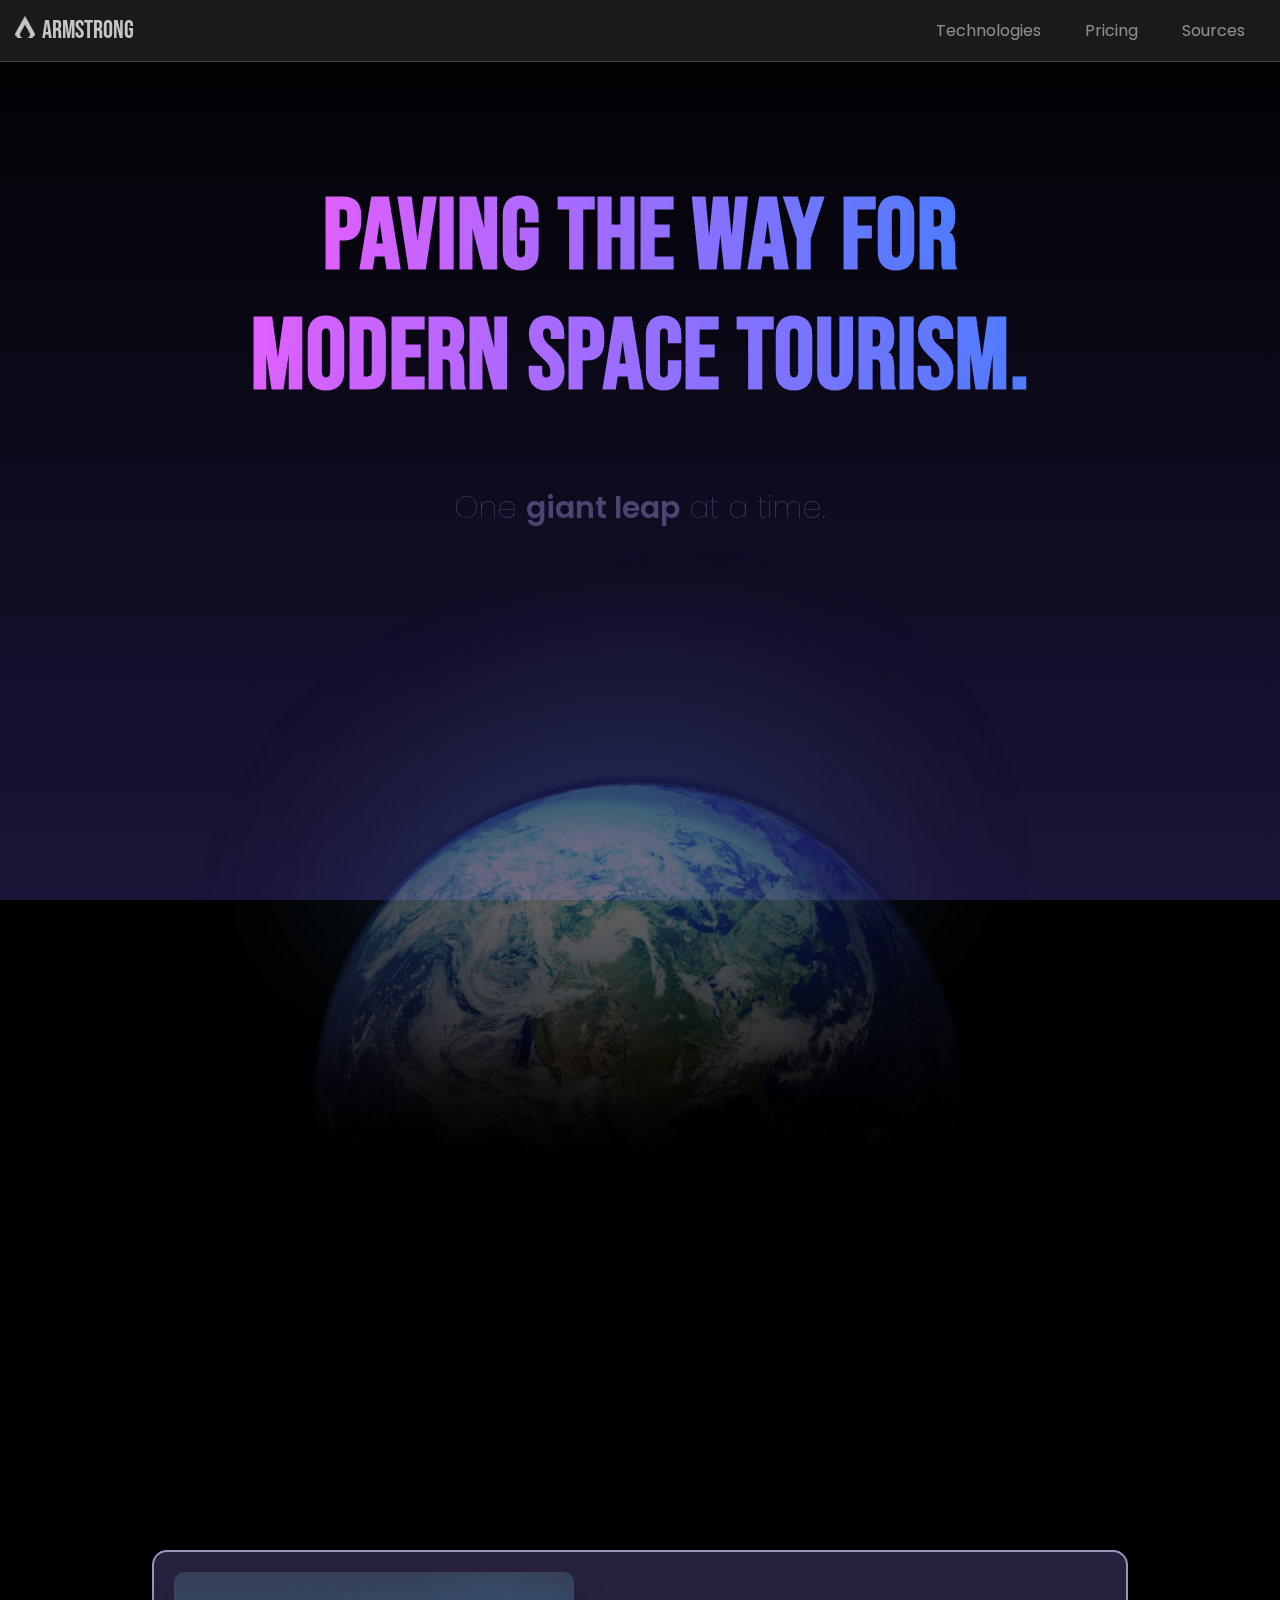
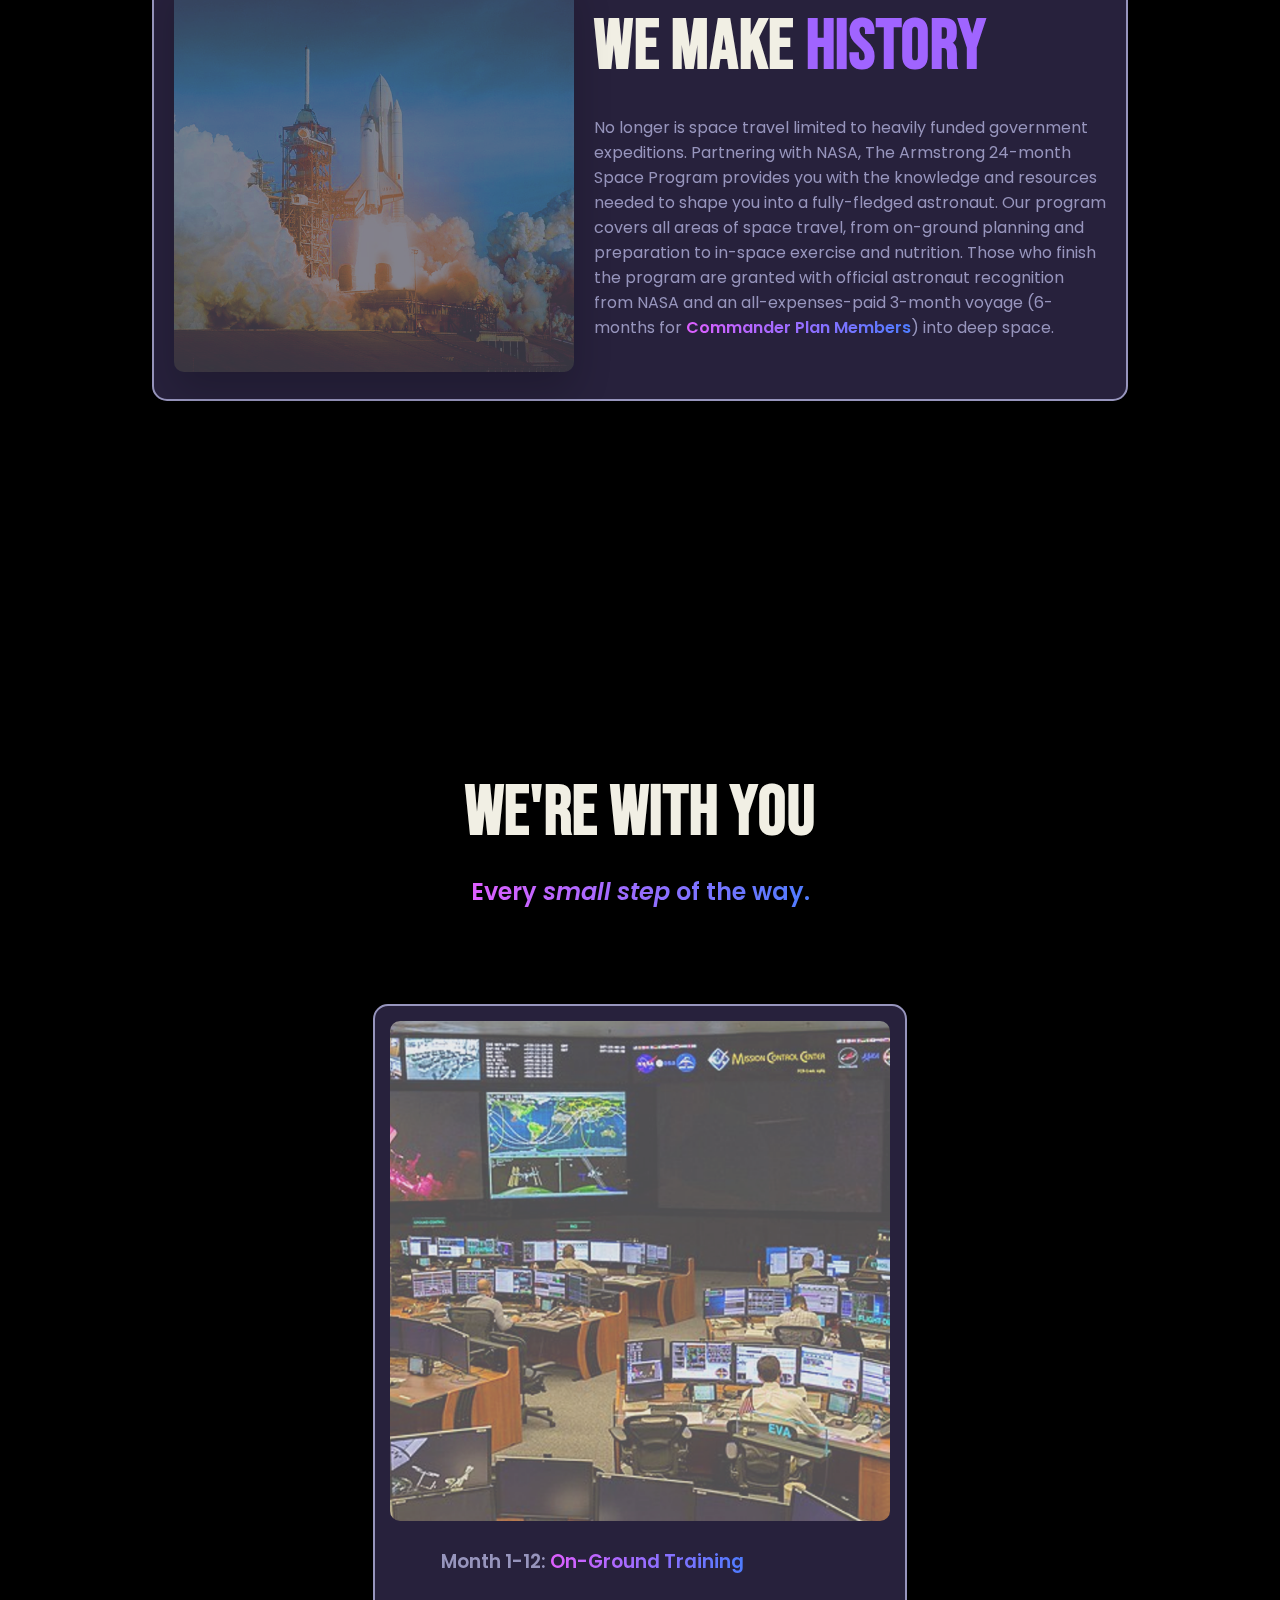
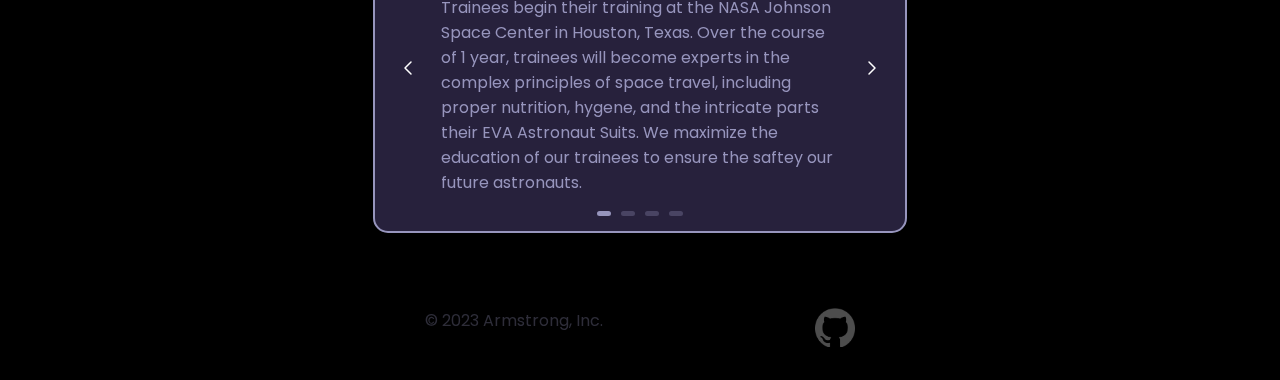
<file: index.html>
<!DOCTYPE html>
<html lang="en" style="background: linear-gradient(black,rgb(27 20 56));background-attachment: fixed; background-color: black;">
    <head>
        
        <meta charset="UTF-8">
        
        <meta name="viewport" content="width=device-width, initial-scale=1.0, minimum-scale=1"/>
        <meta http-equiv="X-UA-Compatible" content="ie=edge">
    
        <link rel="preload" as="image" href="res/aldrin.png">
        <link rel="preload" as="image" href="res/launch.png">
        <link rel="preload" as="image" href="res/rover.png">
        
        <link rel="preload" as="image" href="res/spacecenter.png">
        <link rel="preload" as="image" href="res/zerog.png">
        <link rel="preload" as="image" href="res/fitness.png">
        <link rel="preload" as="image" href="res/recovery.png">
        
        <link rel="preconnect" href="https://fonts.gstatic.com">
		<link href="https://fonts.googleapis.com/css?family=Poppins:400,600,800" rel="stylesheet">
        <link href="https://fonts.googleapis.com/css2?family=Bebas+Neue&display=swap" rel="stylesheet">

        <link id="mainStylesheet" rel="stylesheet" href="styles/main.css">
        <link rel="icon" href="res/favicon.png">
        <title>Home | Armstrong</title>
         
    </head>
    
    <body>
        
        
        <div id="stickyHeader">
            
            <div>
                <p id="headerLogo" onclick="window.open('index.html','_self')"><img src="res/logowhite.png">Armstrong</p>
            </div>
            
            <div style="display: grid;align-items: center">
                <div>
                    <p class="pageLink" onclick="window.open('technologies.html','_self')">Technologies</p>
                    <p class="pageLink" onclick="window.open('pricing.html','_self')">Pricing</p>
                    <p class="pageLink" onclick="window.open('sources.html','_self')">Sources</p>
                </div>
            </div>
        </div>
        
        
        <!-- mobile version of the header-->
        <div id="mobileNavbar">
            <img src="res/logowhite.png" onclick="window.open('index.html','_self')">
            <img id="burgerIcon" src="res/menu.svg" onclick="toggleBurgerMenu()">
        </div>
        
        <div id="burgerPopup">
            <p class="pageLink" onclick="window.open('technologies.html','_self')">Technologies</p>
            <p class="pageLink" onclick="window.open('pricing.html','_self')">Pricing</p>
            <p class="pageLink" onclick="window.open('sources.html','_self')">Sources</p>
        </div>
        
        
        <br><br>
        
        
        
        
        
        <div id="desktopHeader">
            <h1 id="sloganHeader" class="bigHeader"><span class="blueGradientText">Paving the way for</span><br><span class="blueGradientText">modern space tourism.</span></h1>
            <h2 id="sloganSub">One <span style="font-weight: 600">giant leap</span> at a time.</h2>
        </div>
        
        <img id="parallaxEarth" src="res/bigearth.png">

        
        <!--Mobile version of the parallax earth scene-->
        <div id="mobileHeader">
            <br><br><br>
            <h1><span class="blueGradientText">Paving the way for</span><br><span class="blueGradientText">modern space tourism.</span></h1>
            <p>One <span style="font-weight: 600">giant leap</span> at a time.</p>
            <img id="mobileEarth" src="res/smallearth.png">
        </div>

    
        <div class="bigGap"></div>


        <!-- Basic information section explaining the company-->
        <div class="imageBlurb grayBox">

            <div>
                <img id="blurbImage" src="res/aldrin.jpg">

            </div>

            <div class="infoSection">
                <h1 class="subHeader">WE MAKE <span id="typewrite" style="color:rgb(160 100 255)"></span></h1>
                <p>No longer is space travel limited to heavily funded government expeditions. Partnering with NASA, The Armstrong 24-month Space Program provides you with the knowledge and resources needed to shape you into a fully-fledged astronaut. Our program covers all areas of space travel, from on-ground planning and preparation to in-space exercise and nutrition. Those who finish the program are granted with official astronaut recognition from NASA and an all-expenses-paid 3-month voyage (6-months for <span onclick="window.open('pricing.html','_self')" style="font-weight:600;cursor: pointer" class="blueGradientText">Commander Plan Members</span>) into deep space.</p>
            </div>

        </div>

        <div class="bigGap"></div>
        

        
        
        
        
        <h1 class="subHeader" style="text-align:center">WE'RE WITH YOU</h1>
        <h2 class="gradientSub"><span class="blueGradientText">Every <i>small step </i>of the way.</span></h2>
        <br><br><br>
        
        <div id="roadmapSlide" class="grayBox">
            <div id="slideContent">
                <img id="rmSlideImage">
                
                <div style="display:flex;justify-content: space-between;">
                    <button class="slideButton" style="margin-right: 15px" onclick="prevRmSlide()"><img class="slideButtonImg" src="res/leftarrow.svg"></button>
                    <div>
                        <h3 id="rmSlideHeader"></h3>
                        <p id="rmSlideSub"></p>
                    </div>
                    <button class="slideButton" style="margin-left: 15px" onclick="nextRmSlide()"><img class="slideButtonImg" src="res/rightarrow.svg"></button>
                </div>
                
            </div>
            
            <div id="rmDotContainer"><span class="rmSideDot"></span></div>
            
        </div>

        
        <br><br><br>
        
        <div id="footer"><p>© 2023 Armstrong, Inc.</p><img onclick="window.open('https://github.com/thstsa/spacetourism')" src="res/github-mark-white.png"></div>
        <br>
        
        
        <script src="scripts/effects/fade.js"></script>
        <script src="scripts/effects/circlepath.js"></script>
        <script src="scripts/effects/typewriter.js"></script>
        <script src="scripts/effects/parallax.js"></script>
        
        <script src="scripts/page-system/page-system.js"></script>
        
        <script src="scripts/roadmap/roadmap.js"></script>
        
        <script src="scripts/mobile/mobile.js"></script>
   
        
    </body>
    
</html>
</file>
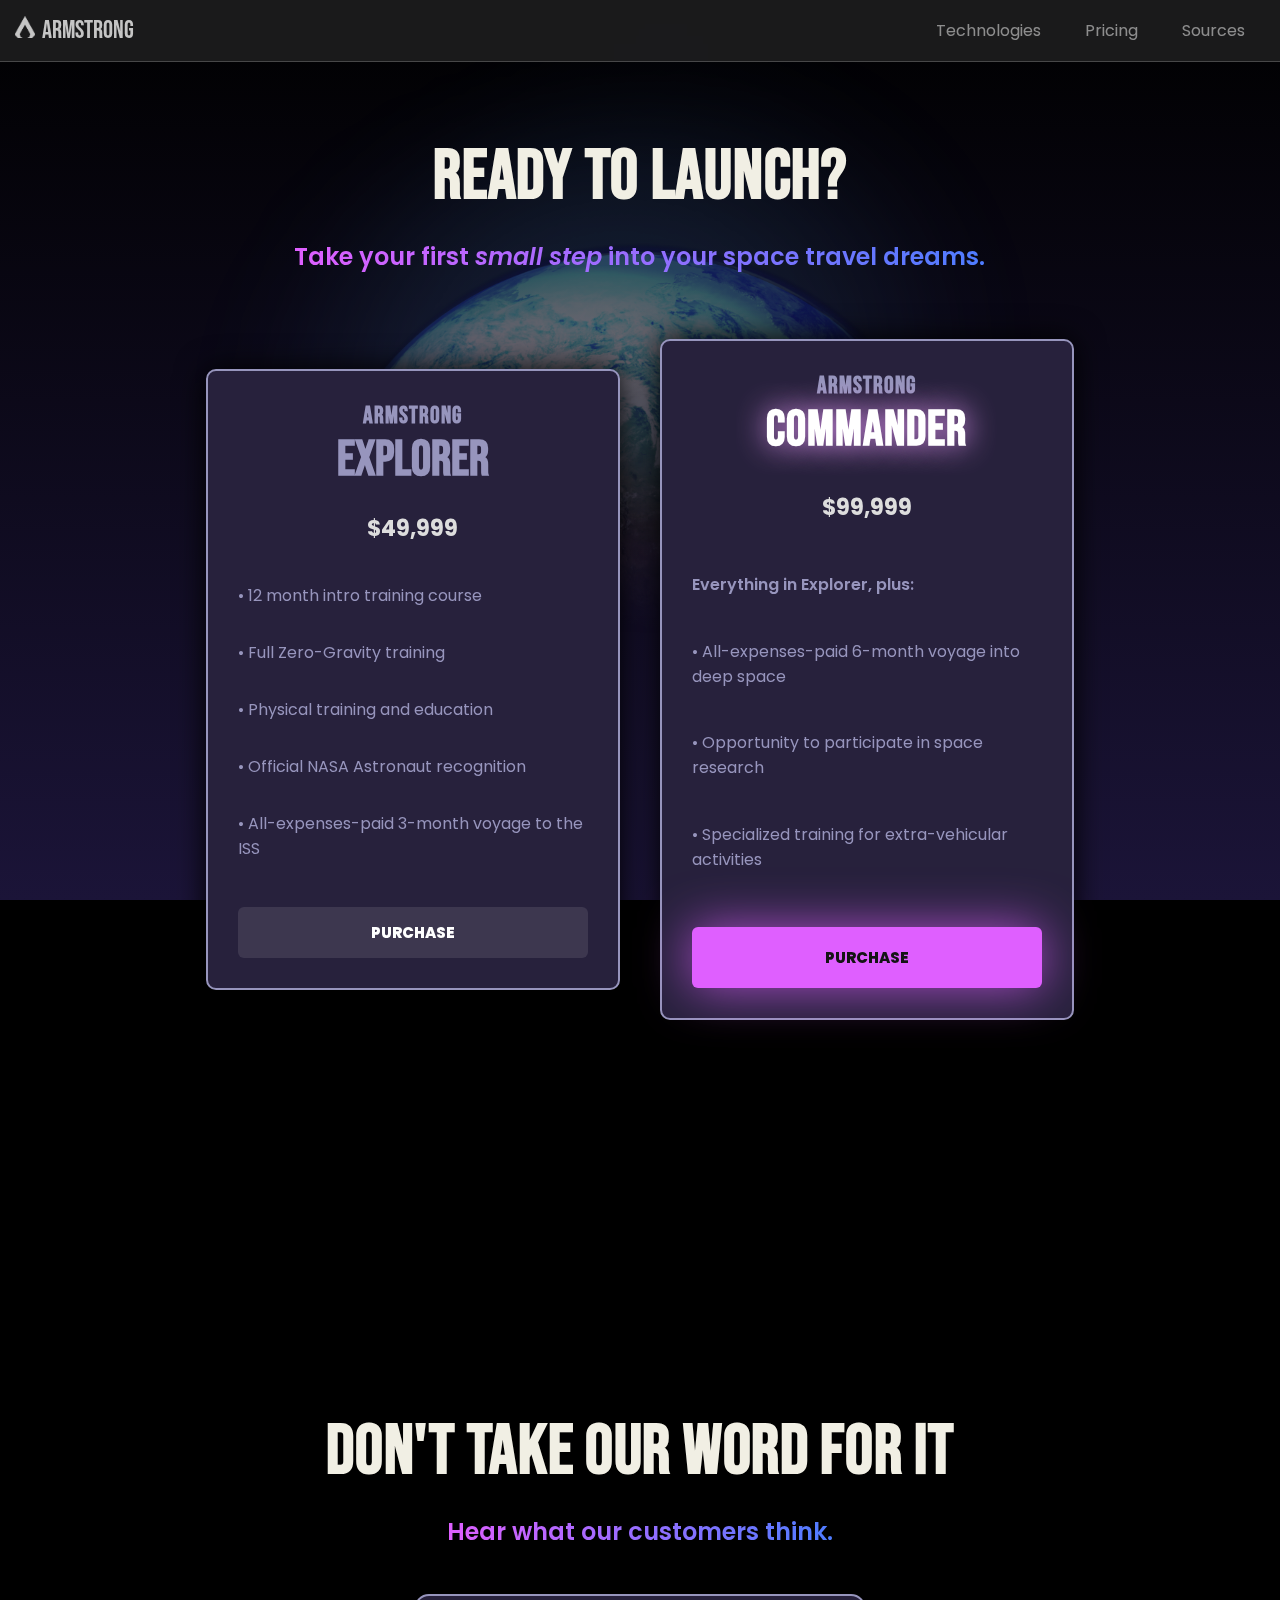
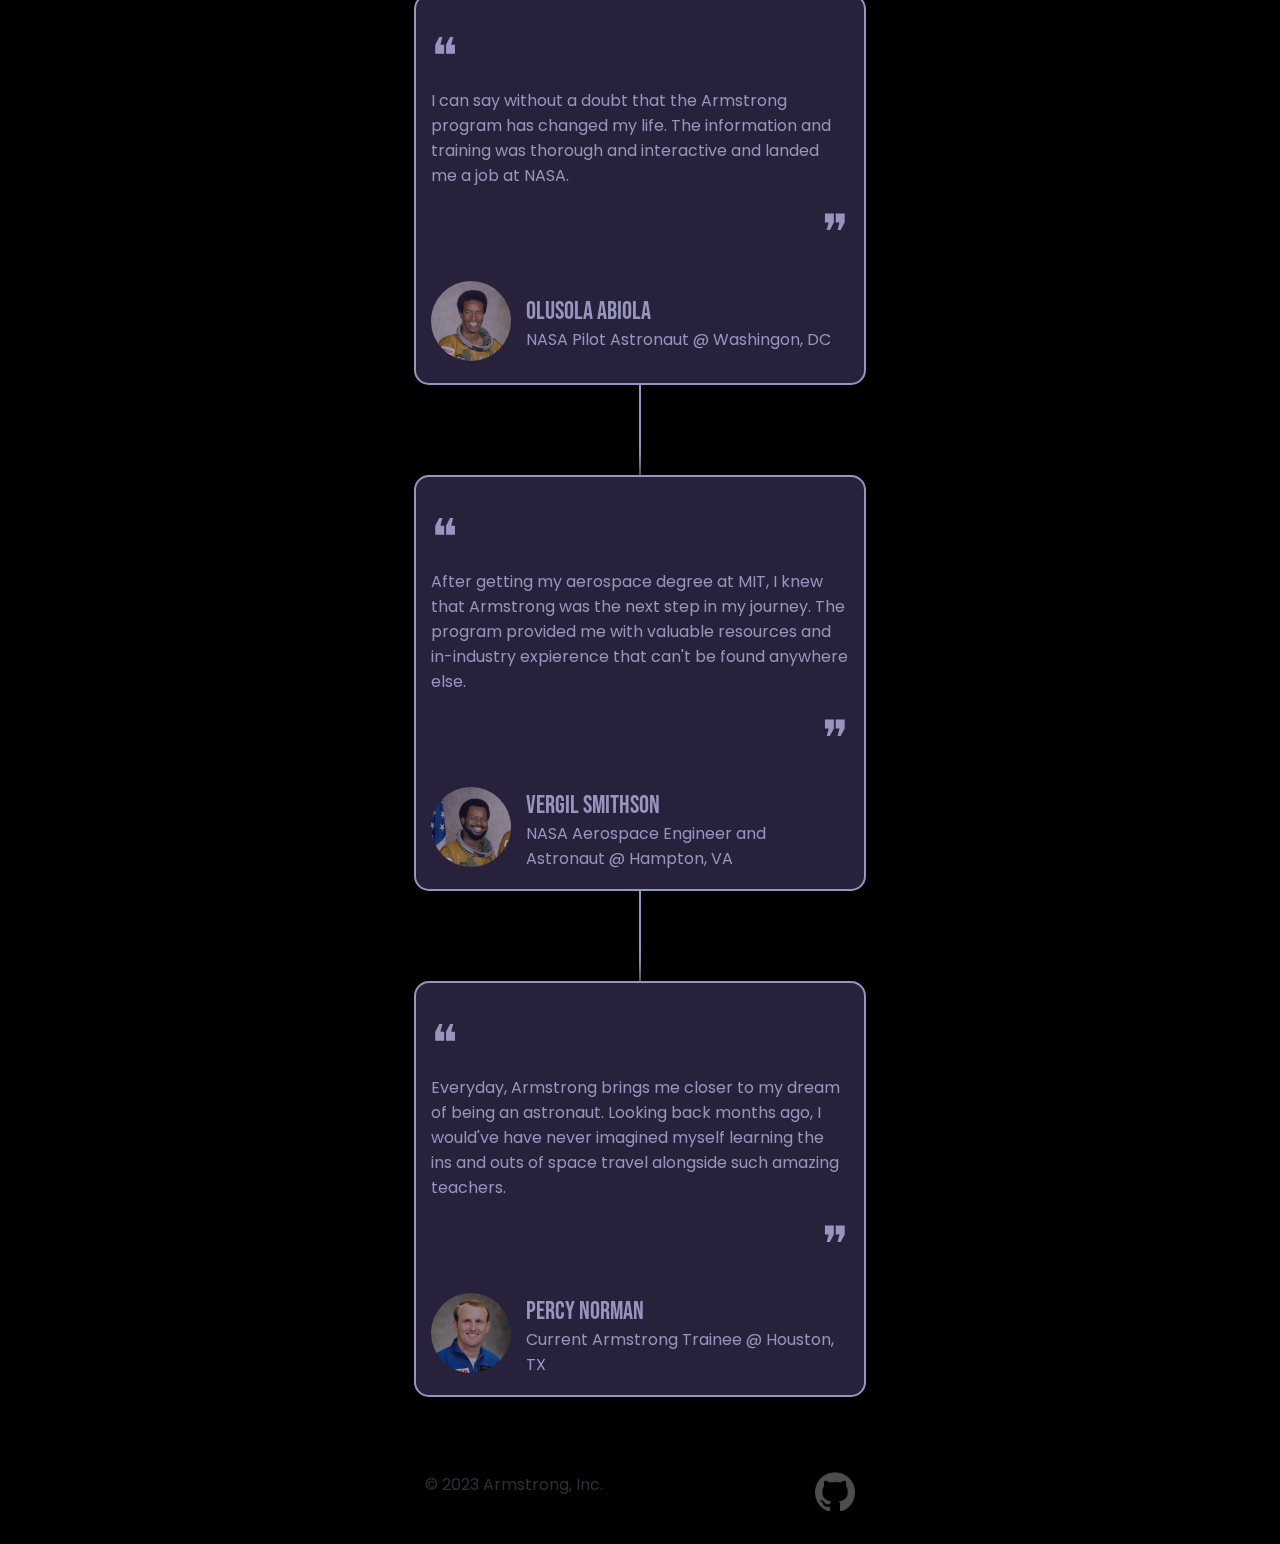
<file: pricing.html>
<!DOCTYPE html>
<html lang="en" style="background: linear-gradient(black,rgb(27 20 56));background-attachment: fixed; background-color: black;">
    <head>
        
        <meta charset="UTF-8">
        <meta name="viewport" content="width=device-width, initial-scale=1.0">
        <meta http-equiv="X-UA-Compatible" content="ie=edge">
    
        
        <link rel="preconnect" href="https://fonts.gstatic.com">
		<link href="https://fonts.googleapis.com/css?family=Poppins:400,600,800" rel="stylesheet">
        <link href="https://fonts.googleapis.com/css2?family=Bebas+Neue&display=swap" rel="stylesheet">

        <link id="mainStylesheet" rel="stylesheet" href="styles/main.css">
        <link rel="icon" href="res/favicon.png">
        <title>Pricing | Armstrong</title>
         
    </head>
    <body>
        <div id="stickyHeader">
            
            <div>
                <p id="headerLogo" onclick="window.open('index.html','_self')"><img src="res/logowhite.png">Armstrong</p>
            </div>
            
            <div style="display: grid;align-items: center">
                <div>
                    <p class="pageLink" onclick="window.open('technologies.html','_self')">Technologies</p>
                    <p class="pageLink" onclick="window.open('pricing.html','_self')">Pricing</p>
                    <p class="pageLink" onclick="window.open('sources.html','_self')">Sources</p>
                </div>
            </div>
        </div>
        
        
        <!-- mobile version of the header-->
        <div id="mobileNavbar">
            <img src="res/logowhite.png" onclick="window.open('index.html','_self')">
            <img id="burgerIcon" src="res/menu.svg" onclick="toggleBurgerMenu()">
        </div>
        
        <div id="burgerPopup">
            <p class="pageLink" onclick="window.open('technologies.html','_self')">Technologies</p>
            <p class="pageLink" onclick="window.open('pricing.html','_self')">Pricing</p>
            <p class="pageLink" onclick="window.open('sources.html','_self')">Sources</p>
        </div>
        
        <img id="parallaxEarth" src="res/bigearth.png" style="position:fixed">

        <div class="container">
            <h1 class="subHeader">READY TO LAUNCH?</h1>
            <h2 class="gradientSub"><span class="blueGradientText">Take your first <i>small step</i> into your space travel dreams.</span></h2>
            <br>
            <div class="price-row">
                <div id="expPriceOpt" class="price-col grayBox">
                    
                    <div>
                        <p class="littleLogo">Armstrong</p>
                        <h2>EXPLORER</h2>
                    </div>
                    
                    <h3>$49,999</h3>
                    <p>• 12 month intro training course</p>
                    <p>• Full Zero-Gravity training</p>
                    <p>• Physical training and education</p>
                    <p>• Official NASA Astronaut recognition</p>
                    <p>• All-expenses-paid 3-month voyage to the ISS</p>
                    <button onclick="alert('Were you really about to spend $49,999?')">PURCHASE</button>
                </div>
                <div id="comPriceOpt" class="price-col grayBox">
                    
                    <div>
                        <p class="littleLogo">Armstrong</p>
                        <h2>COMMANDER</h2>
                    </div>
                    <h3>$99,999</h3>
                    <p style="font-weight: 600">Everything in Explorer, plus: </p>
                    <p>• All-expenses-paid 6-month voyage into deep space</p>
                    <p>• Opportunity to participate in space research</p>
                    <p>• Specialized training for extra-vehicular activities</p>
                    <button onclick="alert('Were you really about to spend $99,999?')">PURCHASE</button>
                </div>
                
            </div>

        </div>
        
        
        <div class="bigGap"></div>
        
        <h1 class="subHeader" style="text-align: center">DON'T TAKE OUR WORD FOR IT</h1>
        <h2 class="gradientSub"><span class="blueGradientText">Hear what our customers think.</span></h2>
        <br>
        
        <div class="testimonial grayBox">
            <p><span>❝</span><br>I can say without a doubt that the Armstrong program has changed my life. The information and training was thorough and interactive and landed me a job at NASA.</p>
            <p style="text-align: right"><span>❞</span></p>
            
            
            <div style="display:flex">
                <div><img src="res/astro1.png"></div>
                <div class="testimonialCite">
                    <p class="testimonialName">Olusola Abiola</p>
                    <p>NASA Pilot Astronaut @ Washingon, DC</p>
                </div>
            </div>
            
        </div>
        
        <div class="testimonialConnector"></div>
        
        <div class="testimonial grayBox">
            <p><span>❝</span><br>After getting my aerospace degree at MIT, I knew that Armstrong was the next step in my journey. The program provided me with valuable resources and in-industry expierence that can't be found anywhere else.</p>
            <p style="text-align: right"><span>❞</span></p>
            
            
            <div style="display:flex">
                <div><img src="res/astro2.png"></div>
                <div class="testimonialCite">
                    <p class="testimonialName">Vergil Smithson</p>
                    <p>NASA Aerospace Engineer and Astronaut @ Hampton, VA</p>
                </div>
            </div>
            
        </div>
        
        <div class="testimonialConnector"></div>
        
        <div class="testimonial grayBox">
            <p><span>❝</span><br>Everyday, Armstrong brings me closer to my dream of being an astronaut. Looking back months ago, I would've have never imagined myself learning the ins and outs of space travel alongside such amazing teachers.</p>
            <p style="text-align: right"><span>❞</span></p>
            
            
            <div style="display:flex">
                <div><img src="res/astro3.png"></div>
                <div class="testimonialCite">
                    <p class="testimonialName">Percy Norman</p>
                    <p>Current Armstrong Trainee @ Houston, TX</p>
                </div>
            </div>
            
        </div>
        
        
        
        <br><br><br>
        <div id="footer"><p>© 2023 Armstrong, Inc.</p><img onclick="window.open('https://github.com/thstsa/spacetourism')" src="res/github-mark-white.png"></div>
        <br>
        
        <script src="scripts/mobile/mobile.js"></script>
        <script src="scripts/effects/fade.js"></script>
    </body>
</html>
</file>
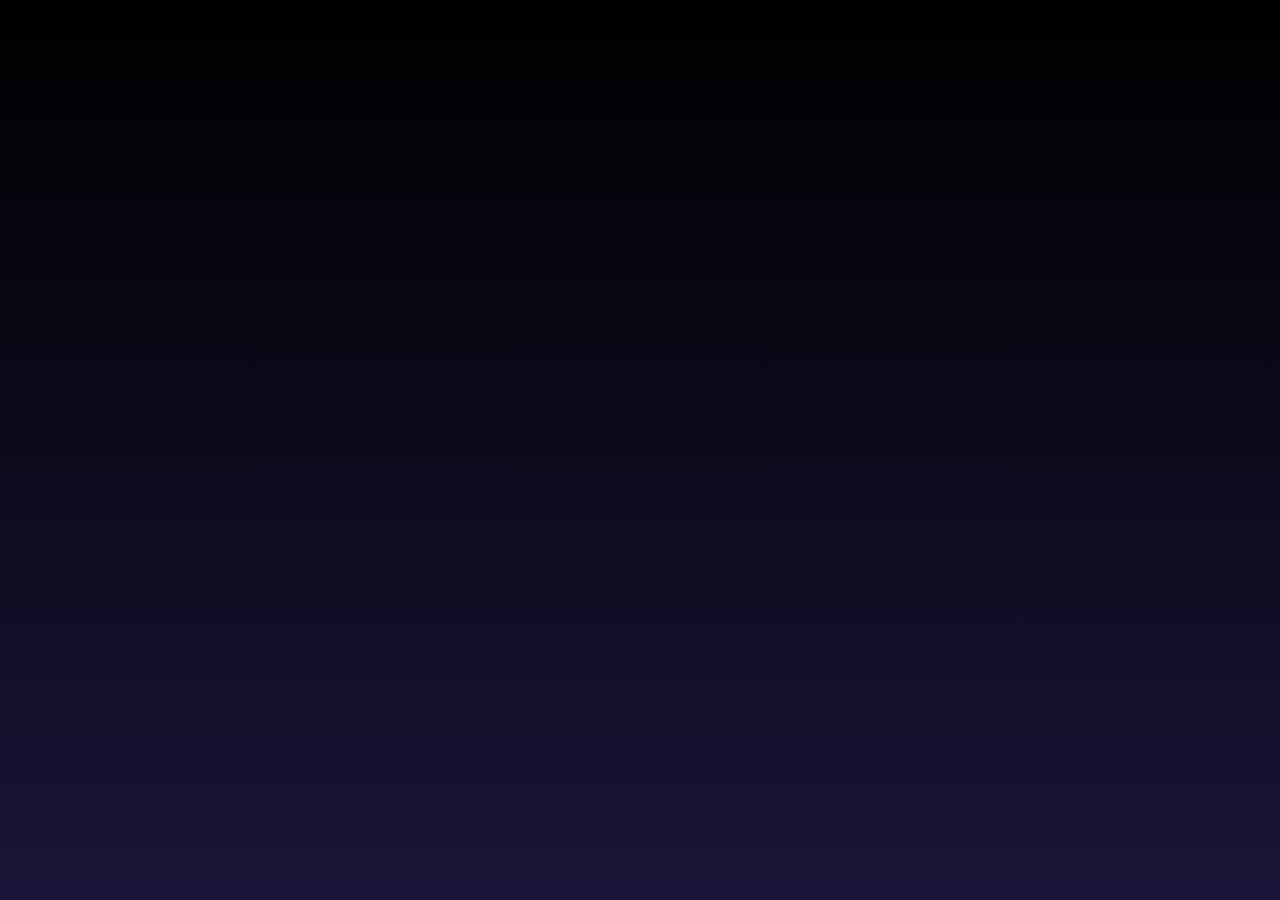
<file: purchase.html>
<!DOCTYPE html>
<html lang="en" style="background: linear-gradient(black,rgb(27 20 56));background-attachment: fixed; background-color: black;">
    <head>
        
        <meta charset="UTF-8">
        <meta name="viewport" content="width=device-width, initial-scale=1.0">
        <meta http-equiv="X-UA-Compatible" content="ie=edge">
    
        
        <link rel="preconnect" href="https://fonts.gstatic.com">
		<link href="https://fonts.googleapis.com/css?family=Poppins:400,600,800" rel="stylesheet">
        <link href="https://fonts.googleapis.com/css2?family=Bebas+Neue&display=swap" rel="stylesheet">

        <link id="mainStylesheet" rel="stylesheet" href="styles/main.css">
        <link rel="icon" href="res/favicon.png">
        <title>Pricing | Armstrong</title>
         
    </head>
    <body>
        
    </body>
</html>
</file>
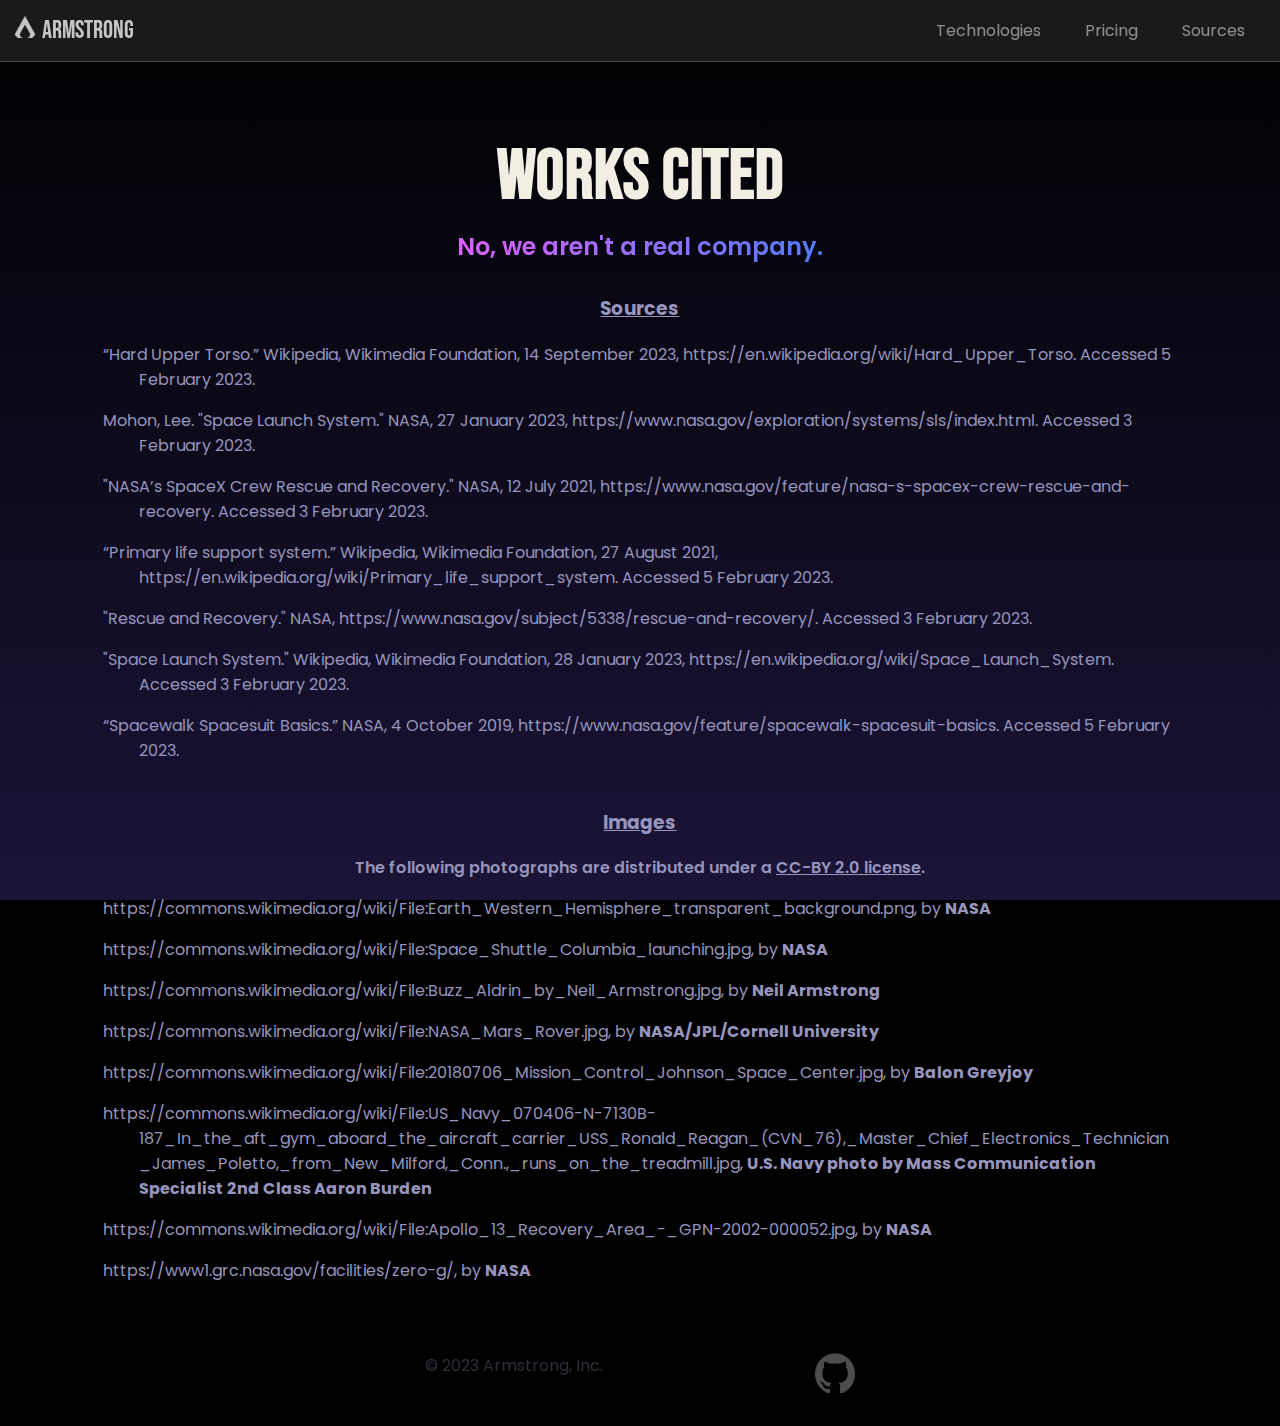
<file: sources.html>
<!DOCTYPE html>
<html lang="en" style="background: linear-gradient(black,rgb(27 20 56));background-attachment: fixed; background-color: black;">
    <head>
        
        <meta charset="UTF-8">
        <meta name="viewport" content="width=device-width, initial-scale=1.0">
        <meta http-equiv="X-UA-Compatible" content="ie=edge">
    
        <link rel="preload" as="image" href="res/aldrin.png">
        <link rel="preload" as="image" href="res/launch.png">
        <link rel="preload" as="image" href="res/rover.png">
        
        <link rel="preload" as="image" href="res/spacecenter.png">
        <link rel="preload" as="image" href="res/zerog.png">
        <link rel="preload" as="image" href="res/fitness.png">
        <link rel="preload" as="image" href="res/recovery.png">
        
        <link rel="preconnect" href="https://fonts.gstatic.com">
		<link href="https://fonts.googleapis.com/css?family=Poppins:400,600,800" rel="stylesheet">
        <link href="https://fonts.googleapis.com/css2?family=Bebas+Neue&display=swap" rel="stylesheet">

        <link id="mainStylesheet" rel="stylesheet" href="styles/main.css">
        <title>Sources | Armstrong</title>
         
    </head>
    
    <body>
        <div id="stickyHeader">
            
            <div>
                <p id="headerLogo" onclick="window.open('index.html','_self')"><img src="res/logowhite.png">Armstrong</p>
            </div>
            
            <div style="display: grid;align-items: center">
                <div>
                    <p class="pageLink" onclick="window.open('technologies.html','_self')">Technologies</p>
                    <p class="pageLink" onclick="window.open('pricing.html','_self')">Pricing</p>
                    <p class="pageLink" onclick="window.open('sources.html','_self')">Sources</p>
                </div>
            </div>
        </div>
        
        
        <!-- mobile version of the header-->
        <div id="mobileNavbar">
            <img src="res/logowhite.png" onclick="window.open('index.html','_self')">
            <img id="burgerIcon" src="res/menu.svg" onclick="toggleBurgerMenu()">
        </div>
        
        <div id="burgerPopup">
            <p class="pageLink" onclick="window.open('technologies.html','_self')">Technologies</p>
            <p class="pageLink" onclick="window.open('pricing.html','_self')">Pricing</p>
            <p class="pageLink" onclick="window.open('sources.html','_self')">Sources</p>
        </div>
        
        <div class="container">
            <h1 class="subHeader" style="font-weight: 100px">WORKS CITED</h1>
            <h2 class="gradientSub" style="margin-top:0;margin-bottom:30px;"><span class="blueGradientText">No, we aren't a real company.</span></h2>
            <div style="text-indent:-36px;padding-left:36px;margin-bottom: 5vh;word-wrap: break-word;">
                <h3 style="text-align: center; text-decoration: underline;">Sources</h3>
                <p>“Hard Upper Torso.” Wikipedia, Wikimedia Foundation, 14 September 2023, https://en.wikipedia.org/wiki/Hard_Upper_Torso. Accessed 5 February 2023.</p>
                <p>Mohon, Lee. "Space Launch System." NASA, 27 January 2023, https://www.nasa.gov/exploration/systems/sls/index.html. Accessed 3 February 2023.</p>
                <p>"NASA’s SpaceX Crew Rescue and Recovery." NASA, 12 July 2021, https://www.nasa.gov/feature/nasa-s-spacex-crew-rescue-and-recovery. Accessed 3 February 2023.</p>
                <p>“Primary life support system.” Wikipedia, Wikimedia Foundation, 27 August 2021, https://en.wikipedia.org/wiki/Primary_life_support_system. Accessed 5 February 2023.</p>
                <p>"Rescue and Recovery." NASA, https://www.nasa.gov/subject/5338/rescue-and-recovery/. Accessed 3 February 2023.</p>
                <p>"Space Launch System." Wikipedia, Wikimedia Foundation, 28 January 2023, https://en.wikipedia.org/wiki/Space_Launch_System. Accessed 3 February 2023. </p>
                <p>“Spacewalk Spacesuit Basics.” NASA, 4 October 2019, https://www.nasa.gov/feature/spacewalk-spacesuit-basics. Accessed 5 February 2023.</p>
                
            </div>
            <h3 style="text-align: center; text-decoration: underline;">Images</h3>
                <div style="text-indent:-36px;padding-left:36px;margin-bottom: 5vh;word-wrap: break-word;">
                <p style="text-align:center;font-weight: 600;">The following photographs are distributed under a <span style="cursor: pointer; text-decoration: underline;" onclick="window.open('https://creativecommons.org/licenses/by/2.0/')">CC-BY 2.0 license</span>.</p>
                <p>https://commons.wikimedia.org/wiki/File:Earth_Western_Hemisphere_transparent_background.png, by <strong>NASA</strong></p>
                <p>https://commons.wikimedia.org/wiki/File:Space_Shuttle_Columbia_launching.jpg, by <strong>NASA</strong></p>
                <p>https://commons.wikimedia.org/wiki/File:Buzz_Aldrin_by_Neil_Armstrong.jpg, by <strong>Neil Armstrong</strong></p>
                <p>https://commons.wikimedia.org/wiki/File:NASA_Mars_Rover.jpg, by <strong>NASA/JPL/Cornell University</strong></p>
                <p>https://commons.wikimedia.org/wiki/File:20180706_Mission_Control_Johnson_Space_Center.jpg, by <strong>Balon Greyjoy</strong></p>
                <p>https://commons.wikimedia.org/wiki/File:US_Navy_070406-N-7130B-187_In_the_aft_gym_aboard_the_aircraft_carrier_USS_Ronald_Reagan_(CVN_76),_Master_Chief_Electronics_Technician_James_Poletto,_from_New_Milford,_Conn.,_runs_on_the_treadmill.jpg, <strong>U.S. Navy photo by Mass Communication Specialist 2nd Class Aaron Burden</strong></p>
                <p>https://commons.wikimedia.org/wiki/File:Apollo_13_Recovery_Area_-_GPN-2002-000052.jpg, by <strong>NASA</strong></p>
                <p>https://www1.grc.nasa.gov/facilities/zero-g/, by <strong>NASA</strong></p>
                </div>
        </div>
        <br>

        <div id="footer"><p>© 2023 Armstrong, Inc.</p><img onclick="window.open('https://github.com/thstsa/spacetourism')" src="res/github-mark-white.png"></div>
        <br>
        
        <script src="scripts/mobile/mobile.js"></script>
        <script src="scripts/effects/fade.js"></script>
    </body>
    
    </html>
</file>
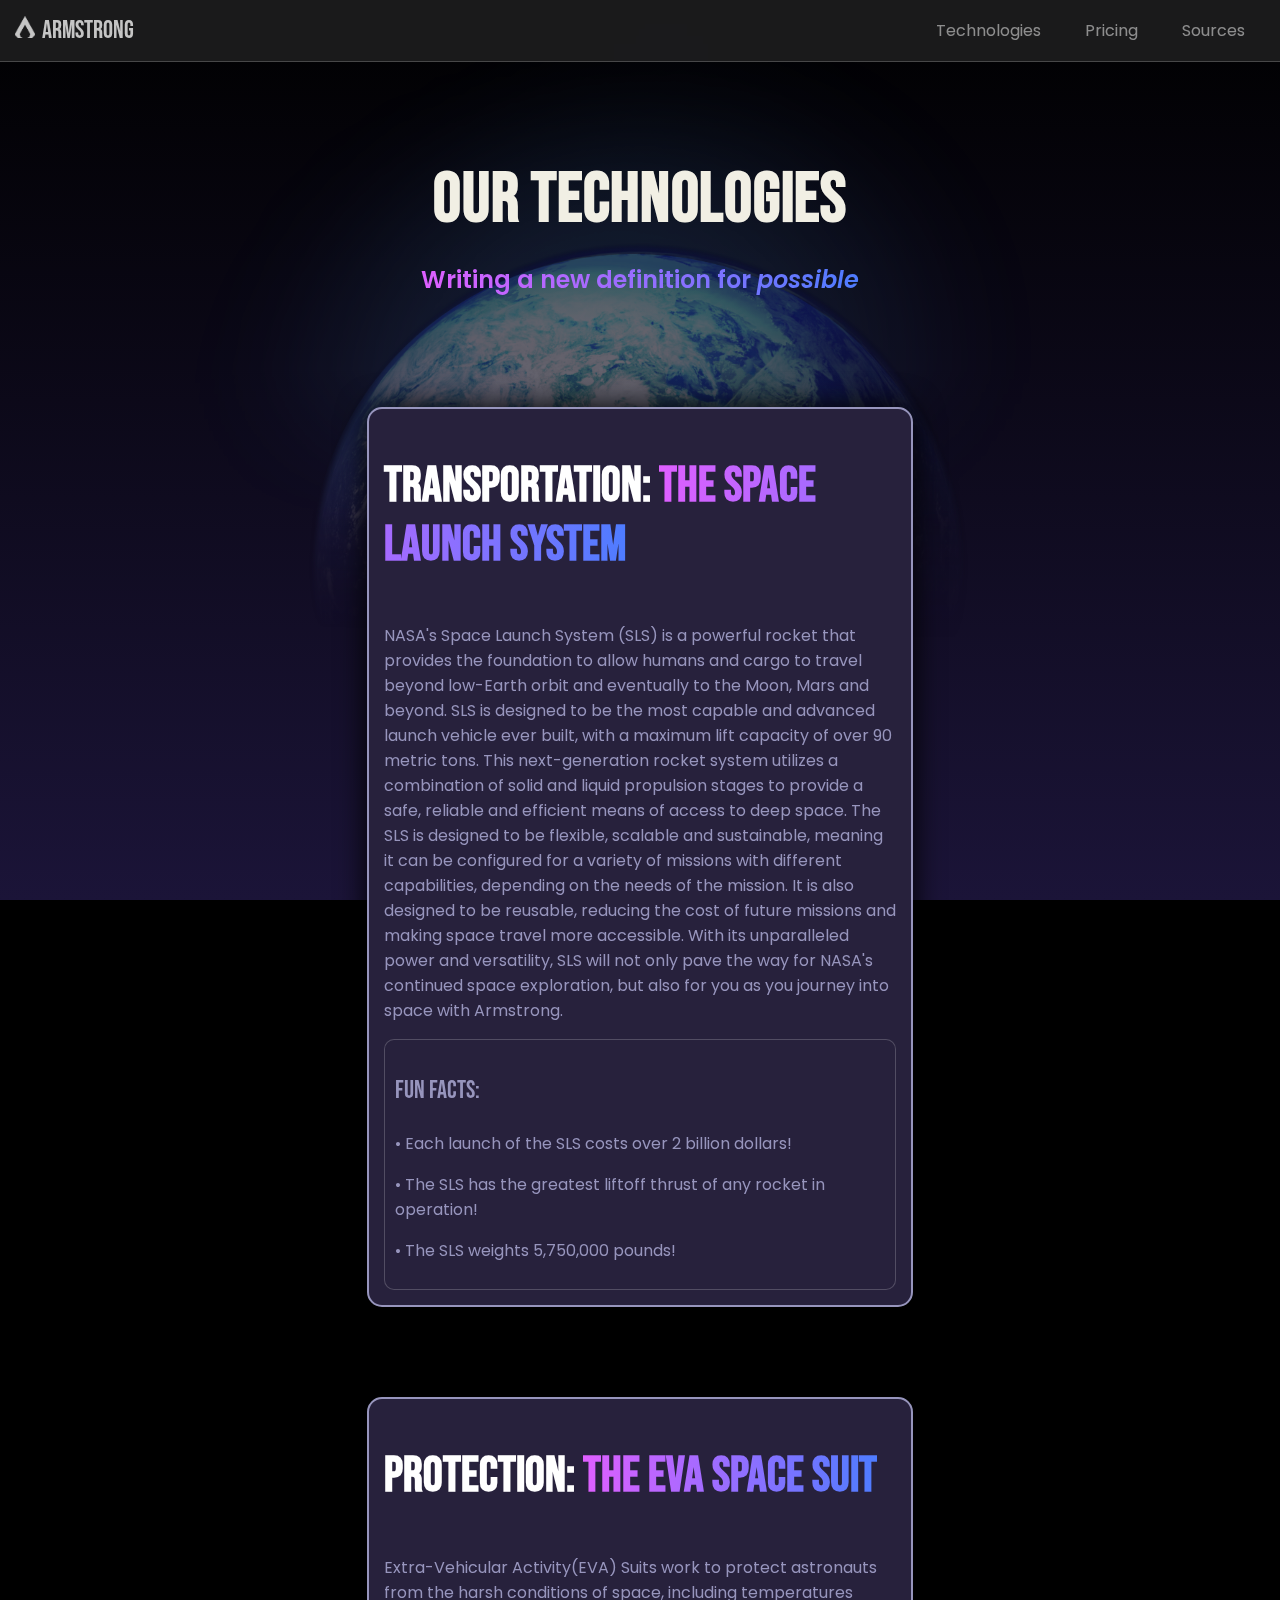
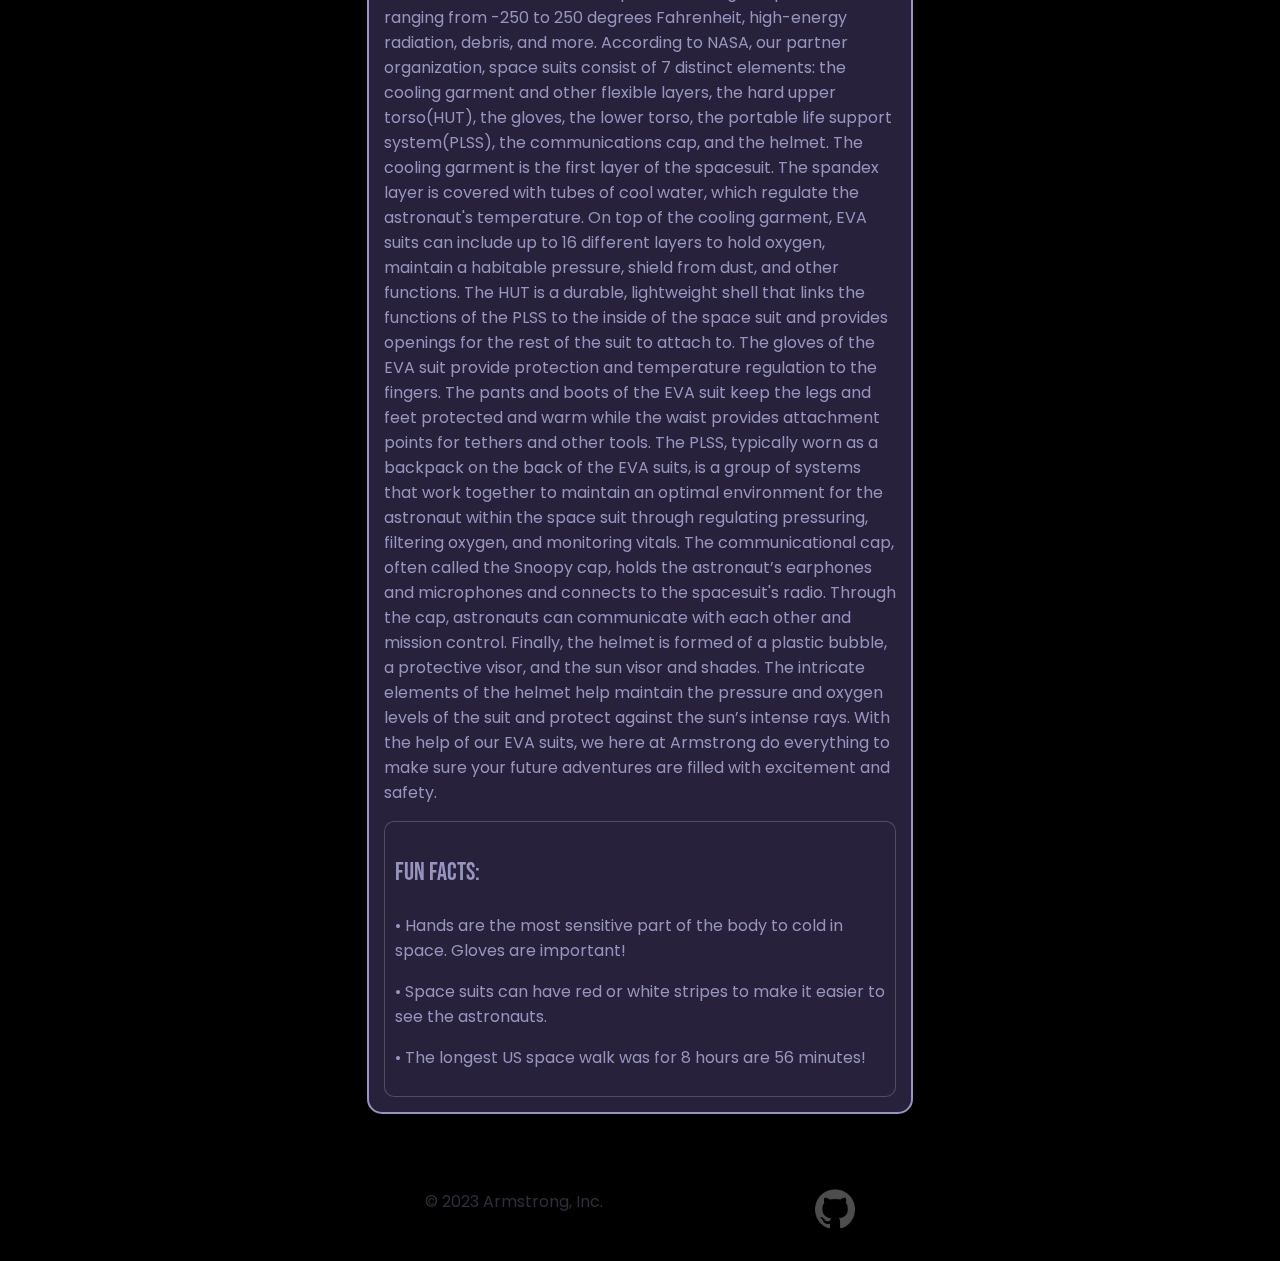
<file: technologies.html>
<!DOCTYPE html>
<html lang="en" style="background: linear-gradient(black,rgb(27 20 56));background-attachment: fixed; background-color: black;">
    <head>
        
        <meta charset="UTF-8">
        
        <meta name="viewport" content="width=device-width, initial-scale=1.0, minimum-scale=1"/>
        <meta http-equiv="X-UA-Compatible" content="ie=edge">
    
        
        <link rel="preconnect" href="https://fonts.gstatic.com">
		<link href="https://fonts.googleapis.com/css?family=Poppins:400,600,800" rel="stylesheet">
        <link href="https://fonts.googleapis.com/css2?family=Bebas+Neue&display=swap" rel="stylesheet">

        <link id="mainStylesheet" rel="stylesheet" href="styles/main.css">
        <link rel="icon" href="res/favicon.png">
        <title>Technologies | Armstrong</title>
         
    </head>
    
    <body>
        
        
        <div id="stickyHeader">
            
            <div>
                <p id="headerLogo" onclick="window.open('index.html','_self')"><img src="res/logowhite.png">Armstrong</p>
            </div>
            
            <div style="display: grid;align-items: center">
                <div>
                    <p class="pageLink" onclick="window.open('technologies.html','_self')">Technologies</p>
                    <p class="pageLink" onclick="window.open('pricing.html','_self')">Pricing</p>
                    <p class="pageLink" onclick="window.open('sources.html','_self')">Sources</p>
                </div>
            </div>
        </div>
        
        
        <!-- mobile version of the header-->
        <div id="mobileNavbar">
            <img src="res/logowhite.png" onclick="window.open('index.html','_self')">
            <img id="burgerIcon" src="res/menu.svg" onclick="toggleBurgerMenu()">
        </div>
        
        <div id="burgerPopup">
            <p class="pageLink" onclick="window.open('technologies.html','_self')">Technologies</p>
            <p class="pageLink" onclick="window.open('pricing.html','_self')">Pricing</p>
            <p class="pageLink" onclick="window.open('sources.html','_self')">Sources</p>
        </div>
        
        
        <br><br>
        
        <!-- <h1 class="subHeader" style="text-align: center">OUR TECHNOLOGY</h1>
        <h2 style="font-weight: 600;text-align: center"><span class="blueGradientText">Expanding the limits of what's possible.</span></h2>-->
        <img id="parallaxEarth" src="res/bigearth.png" style="position:fixed">
        <div style="height: 10vh"></div>
        
        
        <h1 class="subHeader" style="text-align: center">OUR TECHNOLOGIES</h1>
        <h2 class="gradientSub"><span class="blueGradientText">Writing a new definition for <i>possible</i></span></h2>
        
        <div style="height: 10vh"></div>
        
        
        <div class="infoSection grayBox" style="margin: auto">
            <h1 class="techSub">Transportation: <span class="blueGradientText">The Space Launch System</span></h1>
            <p>NASA's Space Launch System (SLS) is a powerful rocket that provides the foundation to allow humans and cargo to travel beyond low-Earth orbit and eventually to the Moon, Mars and beyond. SLS is designed to be the most capable and advanced launch vehicle ever built, with a maximum lift capacity of over 90 metric tons. This next-generation rocket system utilizes a combination of solid and liquid propulsion stages to provide a safe, reliable and efficient means of access to deep space. The SLS is designed to be flexible, scalable and sustainable, meaning it can be configured for a variety of missions with different capabilities, depending on the needs of the mission. It is also designed to be reusable, reducing the cost of future missions and making space travel more accessible. With its unparalleled power and versatility, SLS will not only pave the way for NASA's continued space exploration, but also for you as you journey into space with Armstrong.</p>
            <div class="funFactSection">
                <p style="font-family: Bebas Neue;font-size: 25px">Fun Facts:</p>
                <p>• Each launch of the SLS costs over 2 billion dollars!</p>
                <p>• The SLS has the greatest liftoff thrust of any rocket in operation!</p>
                <p>• The SLS weights 5,750,000 pounds!</p>
            </div>
        
        </div>

        <div style="height: 10vh"></div>
        
        
        
    
        <div class="infoSection grayBox" style="margin:auto">
            <h1 class="techSub">Protection: <span class="blueGradientText">The EVA Space Suit</span></h1>
            <p>Extra-Vehicular Activity(EVA) Suits work to protect astronauts from the harsh conditions of space, including temperatures ranging from -250 to 250 degrees Fahrenheit, high-energy radiation, debris, and more. According to NASA, our partner organization, space suits consist of 7 distinct elements: the cooling garment and other flexible layers, the hard upper torso(HUT), the gloves, the lower torso, the portable life support system(PLSS), the communications cap, and the helmet. The cooling garment is the first layer of the spacesuit. The spandex layer is covered with tubes of cool water, which regulate the astronaut's temperature. On top of the cooling garment, EVA suits can include up to 16 different layers to hold oxygen, maintain a habitable pressure, shield from dust, and other functions. The HUT is a durable, lightweight shell that links the functions of the PLSS to the inside of the space suit and provides openings for the rest of the suit to attach to. The gloves of the EVA suit provide protection and temperature regulation to the fingers. The pants and boots of the EVA suit keep the legs and feet protected and warm while the waist provides attachment points for tethers and other tools. The PLSS, typically worn as a backpack on the back of the EVA suits, is a group of systems that work together to maintain an optimal environment for the astronaut within the space suit through regulating pressuring, filtering oxygen, and monitoring vitals. The communicational cap, often called the Snoopy cap, holds the astronaut’s earphones and microphones and connects to the spacesuit's radio. Through the cap, astronauts can communicate with each other and mission control. Finally, the helmet is formed of a plastic bubble, a protective visor, and the sun visor and shades. The intricate elements of the helmet help maintain the pressure and oxygen levels of the suit and protect against the sun’s intense rays. With the help of our EVA suits, we here at Armstrong do everything to make sure your future adventures are filled with excitement and safety.</p>
            <div class="funFactSection">
                <p style="font-family: Bebas Neue;font-size: 25px">Fun Facts:</p>
                <p>• Hands are the most sensitive part of the body to cold in space. Gloves are important!</p>
                <p>• Space suits can have red or white stripes to make it easier to see the astronauts.</p>
                <p>• The longest US space walk was for 8 hours are 56 minutes!</p>
            </div>
        
        </div>

        
        

        
        
        <br><br><br>
        
        <div id="footer"><p>© 2023 Armstrong, Inc.</p><img onclick="window.open('https://github.com/thstsa/spacetourism')" src="res/github-mark-white.png"></div>
        <br>
        
        
        <script src="scripts/effects/fade.js"></script>
        <script src="scripts/mobile/mobile.js"></script>
   
        
    </body>
    
</html>
</file>
<file: styles/main.css>
:root {
    --subHeaderSize:min(5.5vw,90px);
    --priceTitleSize:min(50px);
    --paraFontSize:min(1.5vw,23px);
}


body{
    font-family: 'Poppins';
    color:rgb(151 149 189);
    overflow-x: hidden;
}



/*
#fadeCover{
    width:100vw;
    height:100vh;
    position:fixed;
    left:0;
    top:0;
    background: linear-gradient(black,rgb(27 20 56));
    background-attachment: fixed;
    z-index:9998;
    pointer-events: none;
}
*/

.bigGap{
    height: 40vh;
}

.grayBox{
    border: 2px solid;
    box-shadow: 0 0 30px black;
    background-color: rgb(39 33 60);
    border-radius: 15px;
    padding: 15px;
}

#stickyHeader{
    position:fixed;
    top:0;
    left:0;
    right:0;
    padding:15px;
    color:white;
    background-color: rgba(255,255,255,0.1);
    backdrop-filter: blur(50px);
    border-bottom: 1px solid rgba(255,255,255,0.2);
    display:flex;
    justify-content: space-between;
    z-index:9999;
}

#mobileNavbar,#mobileHeader,#burgerPopup{
    display: none;
}

#headerLogo{
    opacity: .75;
    font-family: 'Bebas Neue';
    font-size: 25px;
    transition: .3s;
    cursor: pointer;
    margin:0;
}
#headerLogo:hover{
    opacity: 1;
}

#headerLogo img{
    width:20px;
    margin-right: 7px;
}

.pageLink{
    display: inline-block;
    margin: 20px;
    transition: 0.3s;
    opacity: .5;
    cursor: pointer;
    margin-top:0;
    margin-bottom: 0;
}

.pageLink:hover{
    opacity: 1;
}

#mobileEarth{display: none}
.blueGradientText{
    background: linear-gradient(to right,rgb(223 95 255),rgb(78 124 255));
    -webkit-background-clip: text;
    -webkit-text-fill-color: transparent;
}

.bigHeader{
    font-size: 100px;
    font-family: 'Bebas Neue';
    letter-spacing: 1px;
}

.subHeader{
    color:rgb(241 239 228);
    font-size:var(--subHeaderSize);
    font-family: 'Bebas Neue';
    letter-spacing:.055vw;
    margin-top:10px;
    margin-bottom: 10px;
}

.gradientSub{
    font-weight: 600;
    text-align: center;
}



#sloganHeader{
    text-align: center;
    border-bottom: 10px;
    margin-top: 120px;
}

#sloganSub{
    text-align: center;
    font-size: 30px;
    color:rgb(73,70,116);
    font-weight: lighter;
    margin:0;
}


.importantButton{
    font-family: 'Poppins';
    display: block;
    margin: auto;
    margin-top: 50px;
    font-size: 15px;
    font-weight: 800;
    color: rgb(1 0 12);
    background: rgb(97 239 141);
    padding: 10px;
    border-radius: 15px;
    border: 0;
    box-shadow: 0 0 50px 10px rgb(97 239 193 / 50%);
    cursor: pointer;
}

.importantButton:hover{
    box-shadow: 0 0 50px 15px rgb(97 239 193 / 55%);
}


.imageBlurb{

    display: flex;
    justify-content: center;
    width:fit-content;
    margin: auto;
    padding: 20px;
}

.imageBlurb img{
    margin-right: 20px;
    border-radius: 10px;
    box-shadow:rgb(0 0 0 / 28%) 0px 20px 40px;
    width:25vw;
    min-width: 400px;
    border-radius: 10px;
    box-shadow:rgb(0 0 0 / 28%) 0px 20px 40px;
    
}

.infoSection{
    width:40vw;
    max-width: 900px;
    min-width: 400px;
    display: grid;
    align-content: center;
}



#roadmapSlide{ 
    width: 50%;
    max-width: 500px;
    min-width: 300px;
    margin: auto;
    padding: 15px;
}

#rmSlideImage{
    width:100%;
    border-radius: 10px;
    opacity: .9;
}


#roadmapSlide h3{
    font-weight: 600;
}


#rmDotContainer{
    display: flex;
    justify-content: center;
}

.rmSideDot, .rmMainDot{
    display:inline-block;
    width:10px;
    height:1px;
    border-radius: 10px;
    border: 2px solid;
    margin-left:5px;
    margin-right: 5px;
    cursor: pointer;
    background-color:rgb(151 149 189);
    opacity: 0.3;
}
.rmMainDot{
    
    opacity: 1;
}

.slideButton{
    background-color: transparent;
    border: none;
    flex-shrink: 0;
    border-radius: 10px;
    cursor: pointer;
}

.slideButton:hover{
    background-color: rgba(255,255,255,0.05);
}


.techSub{
    font-family: 'Bebas Neue';
    font-size: 49px;
    color:white;
}

.funFactSection{

    padding:10px;
    border: 1px solid rgba(255,255,255,0.2);
    border-radius: 10px;
    background-color: rgb(39 33 60);
}


.container{
    width: 85%;
    margin: auto;
    margin-top: 15vh;
}
.container h1{
    text-align: center;
    margin-top: 15vh;
}

.littleLogo{
    font-weight: 600;
    text-align:center !important;
    margin:0;
    font-family: 'Bebas Neue';
    font-size: 150%;
    letter-spacing: 1px;
}
.price-row {
    display: flex;
    justify-content: center;
}
.price-col {
    width:350px;
    background: rgb(39 33 60);
    padding: 30px;
    border-radius: 10px;
    text-align: center;
    margin:20px;
    display: grid;
}
.price-col h3{
    font-size: 22px;
    color: #ddd;
}
.price-col h2{
    font-size: var(--priceTitleSize);
    font-family: 'Bebas Neue';
    margin: 0;
    font-weight: 600;
}
.price-col p{
    text-align: left;
}
.price-col button {
    font-family: 'Poppins';
    font-weight: 800;
    width: 100%;
    padding: 14px 0;
    background: transparent;
    color: #fff;
    font-size: 15px;
    border: none;
    border-radius: 6px;
    margin-top: 30px;
    cursor: pointer;
} 

#expPriceOpt{
    margin-top:50px;
    margin-bottom:50px;
}

#expPriceOpt button{
    background:rgba(255,255,255,0.1);
}



#comPriceOpt h2{
    color: white;
    text-shadow: 0 0 30px rgb(235 157 255);
    letter-spacing: 1px;
}

#comPriceOpt button{
    background: rgb(223 95 255);
    color: rgb(20,20,20);
    box-shadow: 0 0 50px rgb(223 95 255 / 72%);
}



.testimonial{
    width:33%;
    margin:auto;
}

.testimonialConnector{
    background-color: rgb(151 149 189);
    width:2px;
    height: 10vh;
    margin: auto;
}

.testimonial img{
    width:80px;
    border-radius: 100%;
    opacity: .6;
    margin-right: 15px;
}


.testimonialCite{
    display: grid;
    align-content: center;
}
.testimonialCite p{
    margin: 0;
}
.testimonialName{
    font-family: 'Bebas Neue';
    font-size: 25px;
}

.testimonial span{
    font-family: 'Bebas Neue';
    font-size: 50px;
}



#footer{
    width: 50%;
    margin: auto;
    opacity: 0.3;
    display: flex;
    justify-content: space-around
}

#footer p{
    margin:0;
}

#footer img{
    width:40px;
    margin-left: 10px;
    cursor: pointer;
}

/*images*/
#parallaxEarth{
    max-width:1424px;
    width:80vw;
    position: sticky;
    top:0;
    left:calc((100vw - min(1424px,80vw))/2);
    opacity: .4;
    z-index: -1;
    pointer-events: none;
}


#blurbImage{
    
}

.imageCredit{
    opacity: .3;
    text-align: center;
}
</file>
